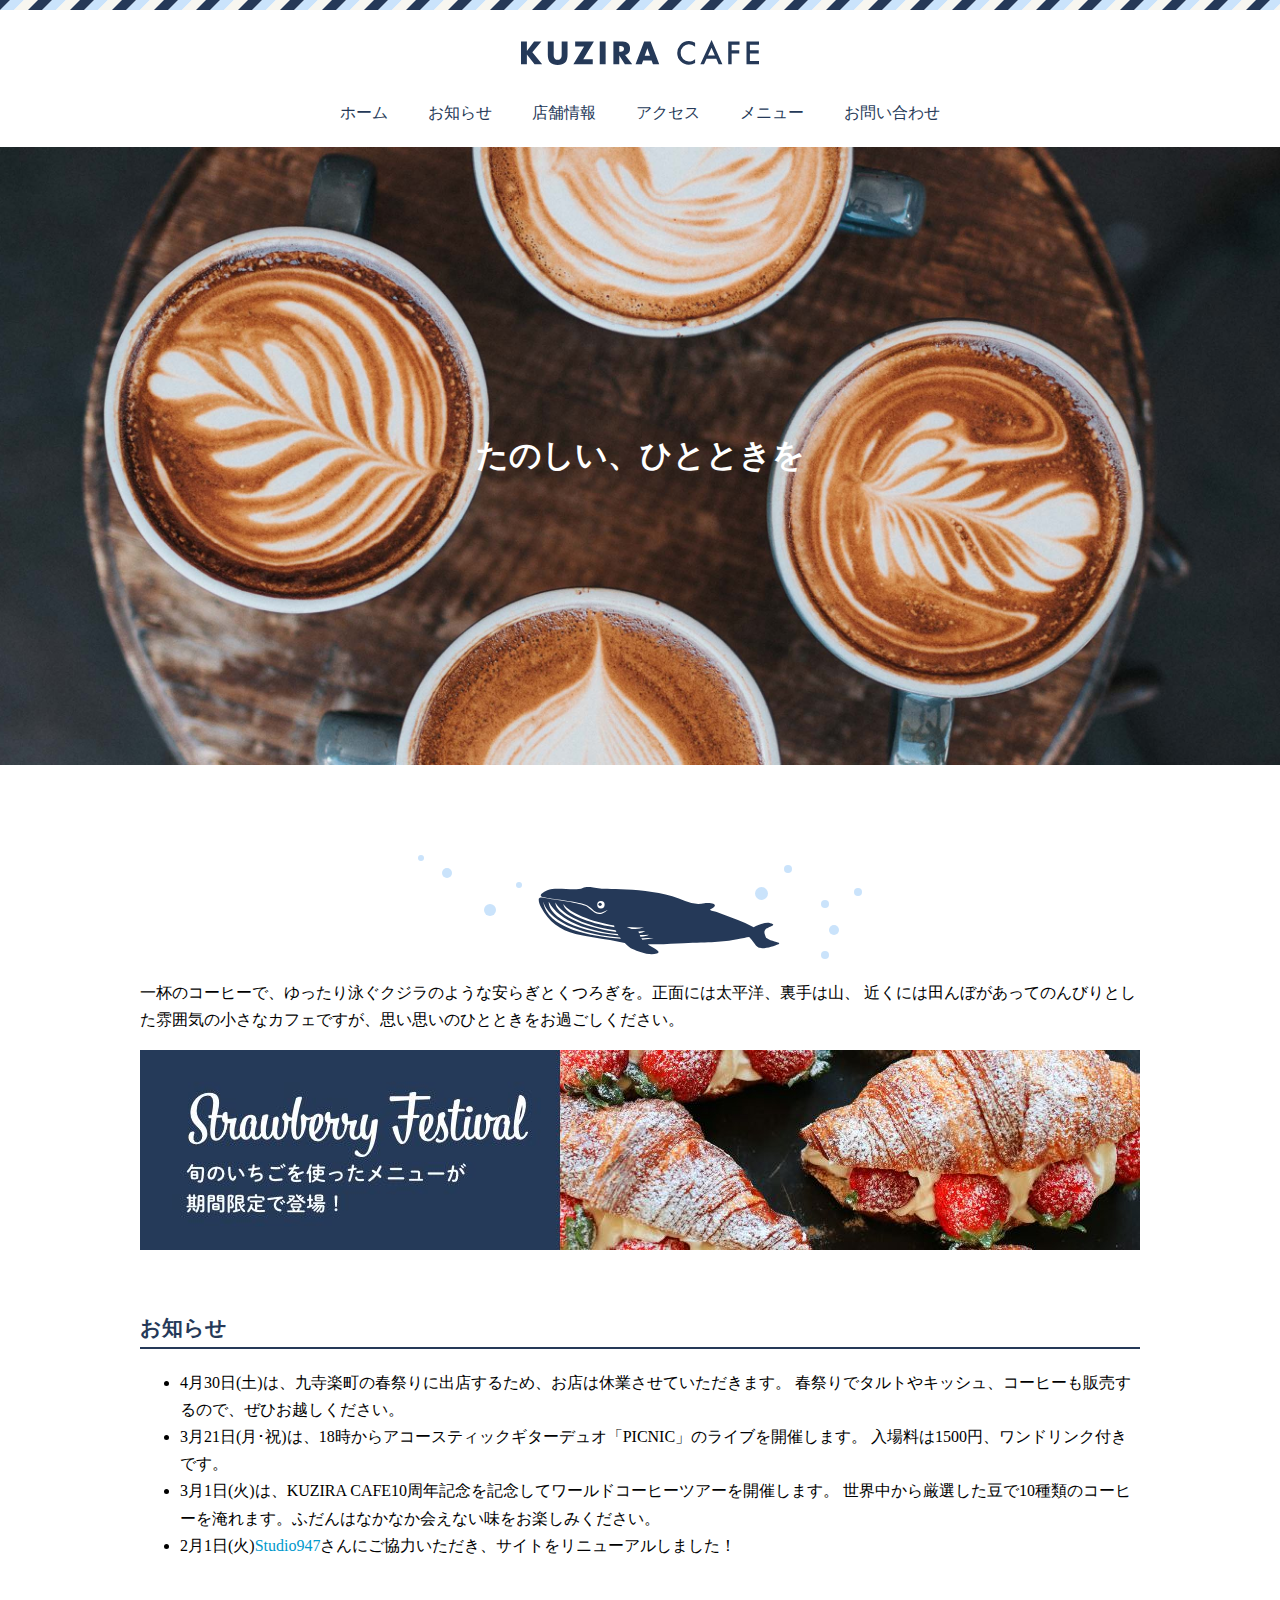
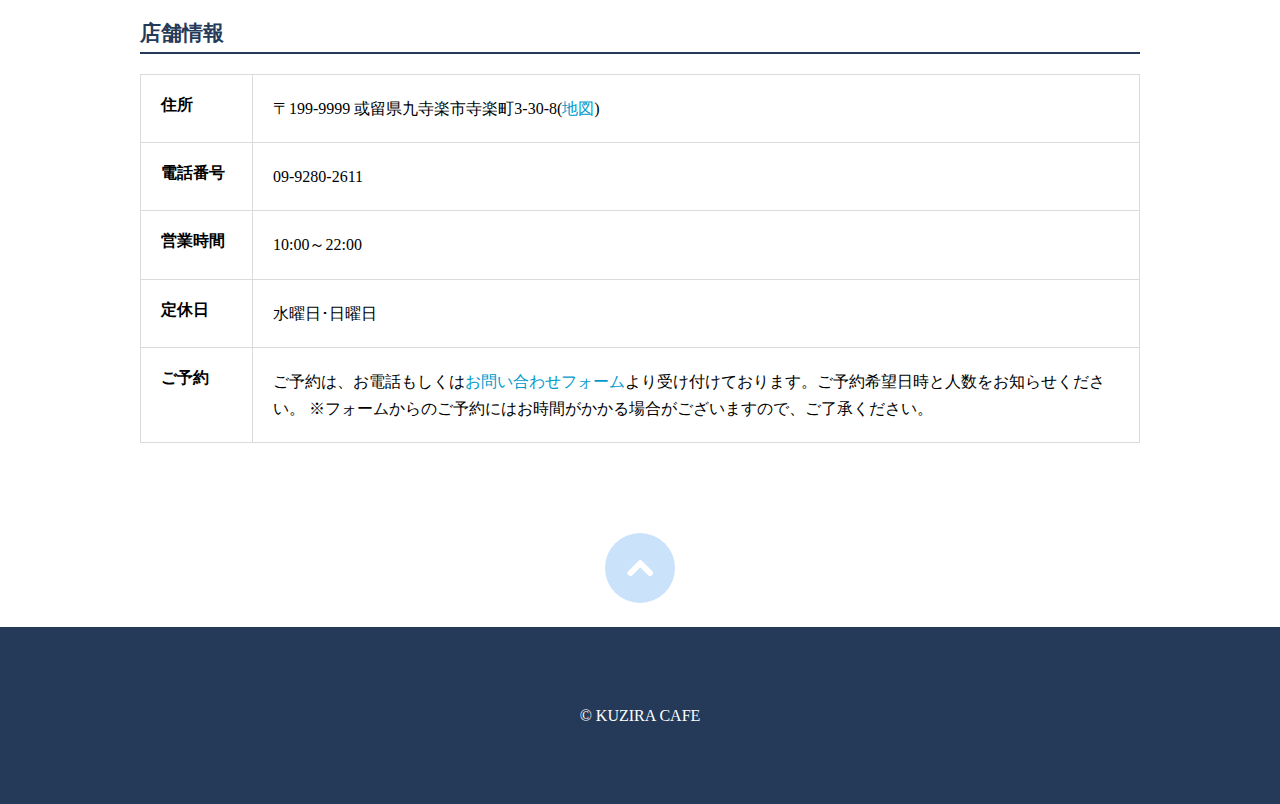
<file: web_pg/cafe/index.html>
<!DOCTYPE html>
<html>
  <head>
    <meta charset="UTF-8" />
    <meta name="viewport" content="width=device-width, initial-scale=1" />
    <title>KUZIRA CAFE</title>
    <link rel="stylesheet" href="css/style.css" />
  </head>
  <body id="top">
    <!-- ヘッダー -->
    <header class="header">
      <div class="logo">
        <a href="index.html"><img src="images/logo.svg" alt="KUZIRA CAFE" /></a>
      </div>
      <nav class="nav">
        <ul>
          <li><a href="index.html">ホーム</a></li>
          <li><a href="index.html#news">お知らせ</a></li>
          <li><a href="index.html#shop">店舗情報</a></li>
          <li><a href="access.html">アクセス</a></li>
          <li><a href="menu.html">メニュー</a></li>
          <li><a href="contact.html">お問い合わせ</a></li>
        </ul>
      </nav>
    </header>
    <!-- ヘッダーここまで -->
    <h1 class="hero index">たのしい、ひとときを</h1>

    <!-- メイン -->
    <main>
      <div class="logo-whale"><img src="images/logo-whale.svg" alt="" /></div>
      <p>
        一杯のコーヒーで、ゆったり泳ぐクジラのような安らぎとくつろぎを。正面には太平洋、裏手は山、
        近くには田んぼがあってのんびりとした雰囲気の小さなカフェですが、思い思いのひとときをお過ごしください。
      </p>
      <img
        src="images/banner.jpg"
        alt="旬のイチゴを使ったメニューが期間限定で登場！"
      />
      <div id="news">
        <h2>お知らせ</h2>
        <ul>
          <li>
            4月30日(土)は、九寺楽町の春祭りに出店するため、お店は休業させていただきます。
            春祭りでタルトやキッシュ、コーヒーも販売するので、ぜひお越しください。
          </li>
          <li>
            3月21日(月･祝)は、18時からアコースティックギターデュオ「PICNIC」のライブを開催します。
            入場料は1500円、ワンドリンク付きです。
          </li>
          <li>
            3月1日(火)は、KUZIRA
            CAFE10周年記念を記念してワールドコーヒーツアーを開催します。
            世界中から厳選した豆で10種類のコーヒーを淹れます。ふだんはなかなか会えない味をお楽しみください。
          </li>
          <li>
            2月1日(火)<a href="https://studio947.net" target="_blank"
              >Studio947</a
            >さんにご協力いただき、サイトをリニューアルしました！
          </li>
        </ul>
      </div>

      <div id="shop">
        <h2>店舗情報</h2>
        <table class="shop-info">
          <tr>
            <th>住所</th>
            <td>
              〒199-9999 或留県九寺楽市寺楽町3-30-8(<a href="access.html"
                >地図</a
              >)
            </td>
          </tr>
          <tr>
            <th>電話番号</th>
            <td>09-9280-2611</td>
          </tr>
          <tr>
            <th>営業時間</th>
            <td>10:00～22:00</td>
          </tr>
          <tr>
            <th>定休日</th>
            <td>水曜日･日曜日</td>
          </tr>
          <tr>
            <th>ご予約</th>
            <td>
              ご予約は、お電話もしくは<a href="contact.html"
                >お問い合わせフォーム</a
              >より受け付けております。ご予約希望日時と人数をお知らせください。
              ※フォームからのご予約にはお時間がかかる場合がございますので、ご了承ください。
            </td>
          </tr>
        </table>
      </div>
    </main>
    <!-- メインここまで -->
    <!--フッター -->
    <footer>
      <div class="gotop">
        <a href="#top"
          ><img src="images/gotop.svg" alt="トップページへ戻る"
        /></a>
      </div>
      <p class="copyright">&copy; KUZIRA CAFE</p>
    </footer>
    <!--フッターここまで -->
  </body>
</html>
</file>
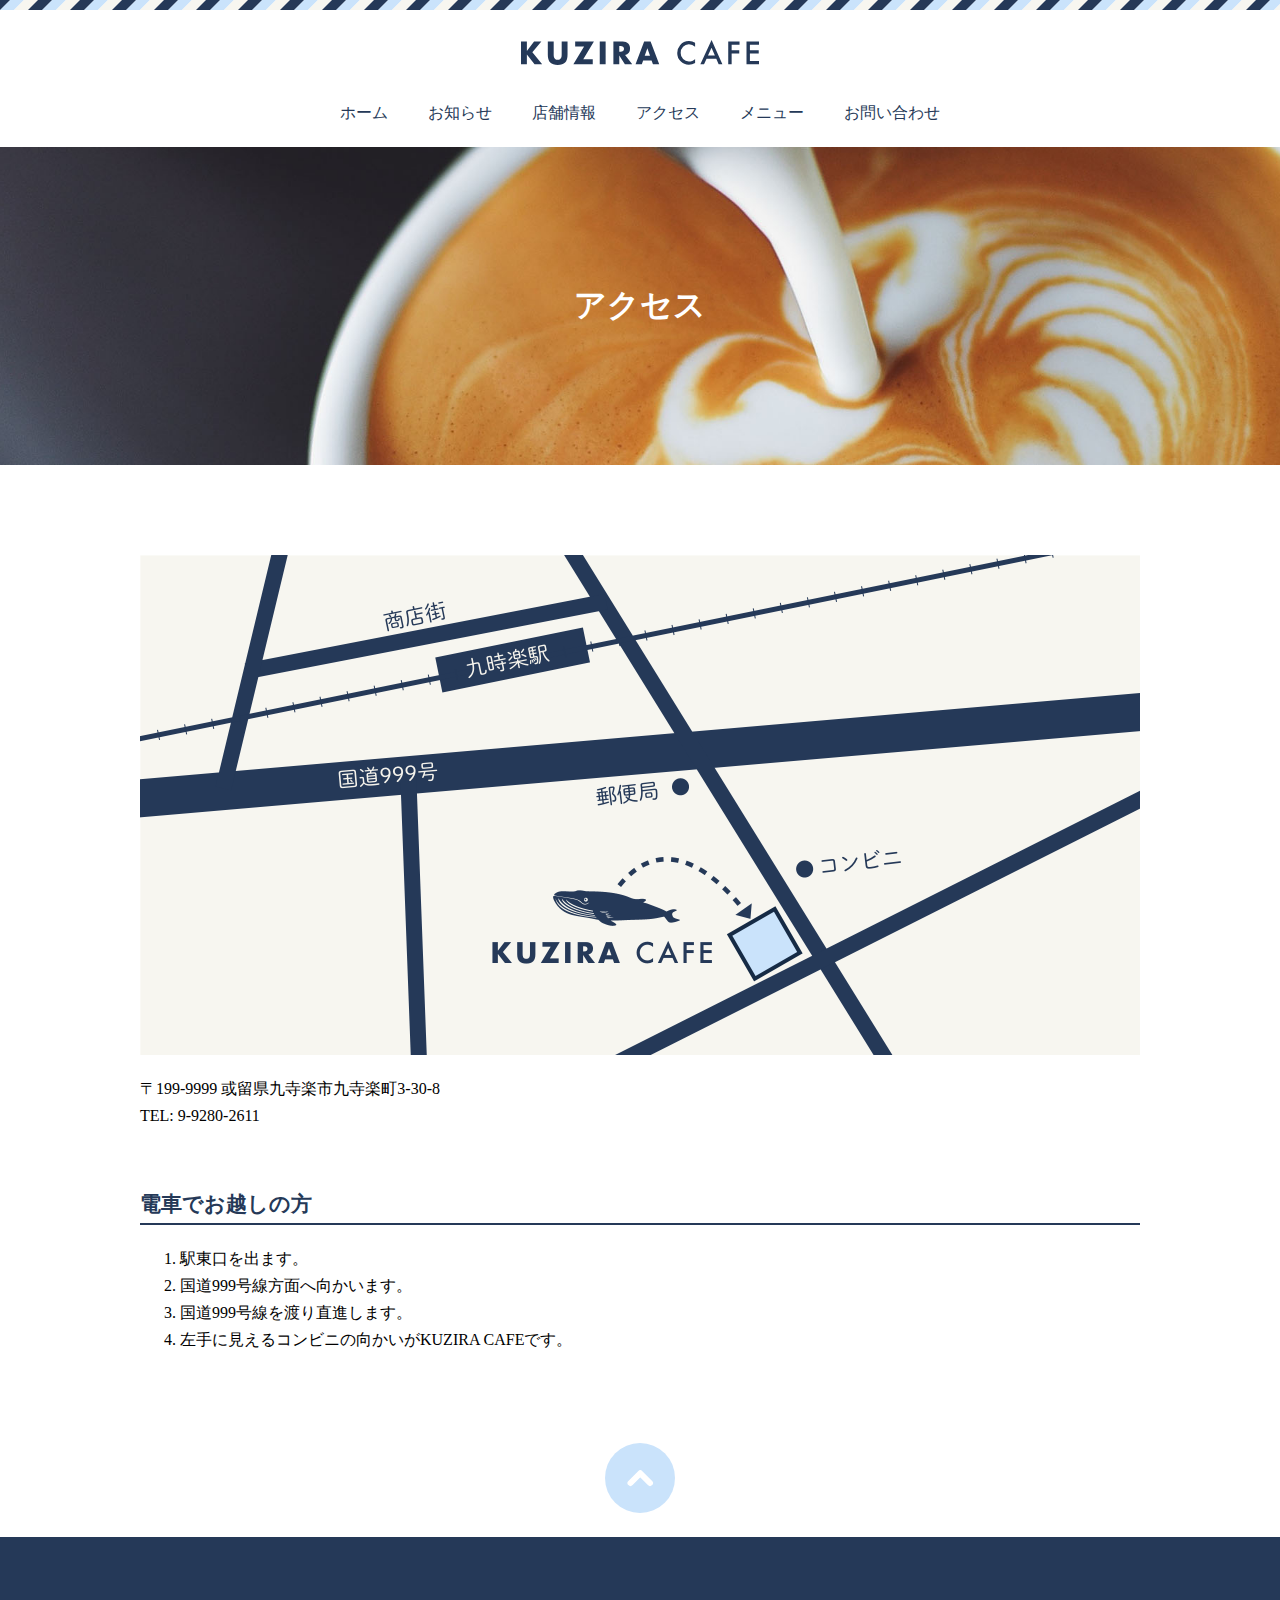
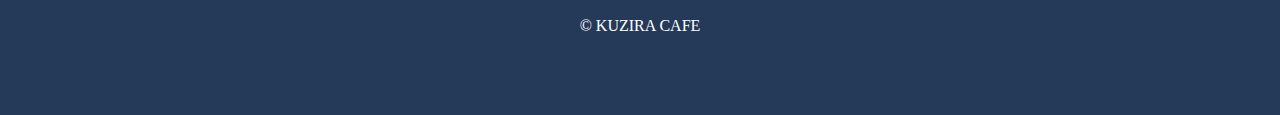
<file: web_pg/cafe/access.html>
<!DOCTYPE html>
<html>
  <head>
    <meta charset="UTF-8" />
    <meta name="viewport" content="width=device-width, initial-scale=1" />
    <title>アクセス | KUZIRA CAFE</title>
    <link rel="stylesheet" href="css/style.css" />
  </head>
  <body id="top">
    <!-- ヘッダー -->
    <header class="header">
      <div class="logo">
        <a href="index.html"><img src="images/logo.svg" alt="KUZIRA CAFE" /></a>
      </div>
      <nav class="nav">
        <ul>
          <li><a href="index.html">ホーム</a></li>
          <li><a href="index.html #news">お知らせ</a></li>
          <li><a href="index.html #shop">店舗情報</a></li>
          <li><a href="access.html">アクセス</a></li>
          <li><a href="menu.html">メニュー</a></li>
          <li><a href="contact.html">お問い合わせ</a></li>
        </ul>
      </nav>
    </header>
    <!-- ヘッダーここまで -->
    <h1 class="hero access">アクセス</h1>

    <!-- メイン -->
    <main>
      <img src="images/map.png" alt="地図" />
      <p>
        〒199-9999 或留県九寺楽市九寺楽町3-30-8<br />
        TEL: 9-9280-2611
      </p>
      <h2>電車でお越しの方</h2>
      <ol>
        <li>駅東口を出ます。</li>
        <li>国道999号線方面へ向かいます。</li>
        <li>国道999号線を渡り直進します。</li>
        <li>左手に見えるコンビニの向かいがKUZIRA CAFEです。</li>
      </ol>
    </main>
    <!-- メインここまで -->
    <!--フッター -->
    <footer>
      <div class="gotop">
        <a href="#top"
          ><img src="images/gotop.svg" alt="トップページへ戻る"
        /></a>
      </div>
      <p class="copyright">&copy; KUZIRA CAFE</p>
    </footer>
    <!--フッターここまで -->
  </body>
</html>
</file>
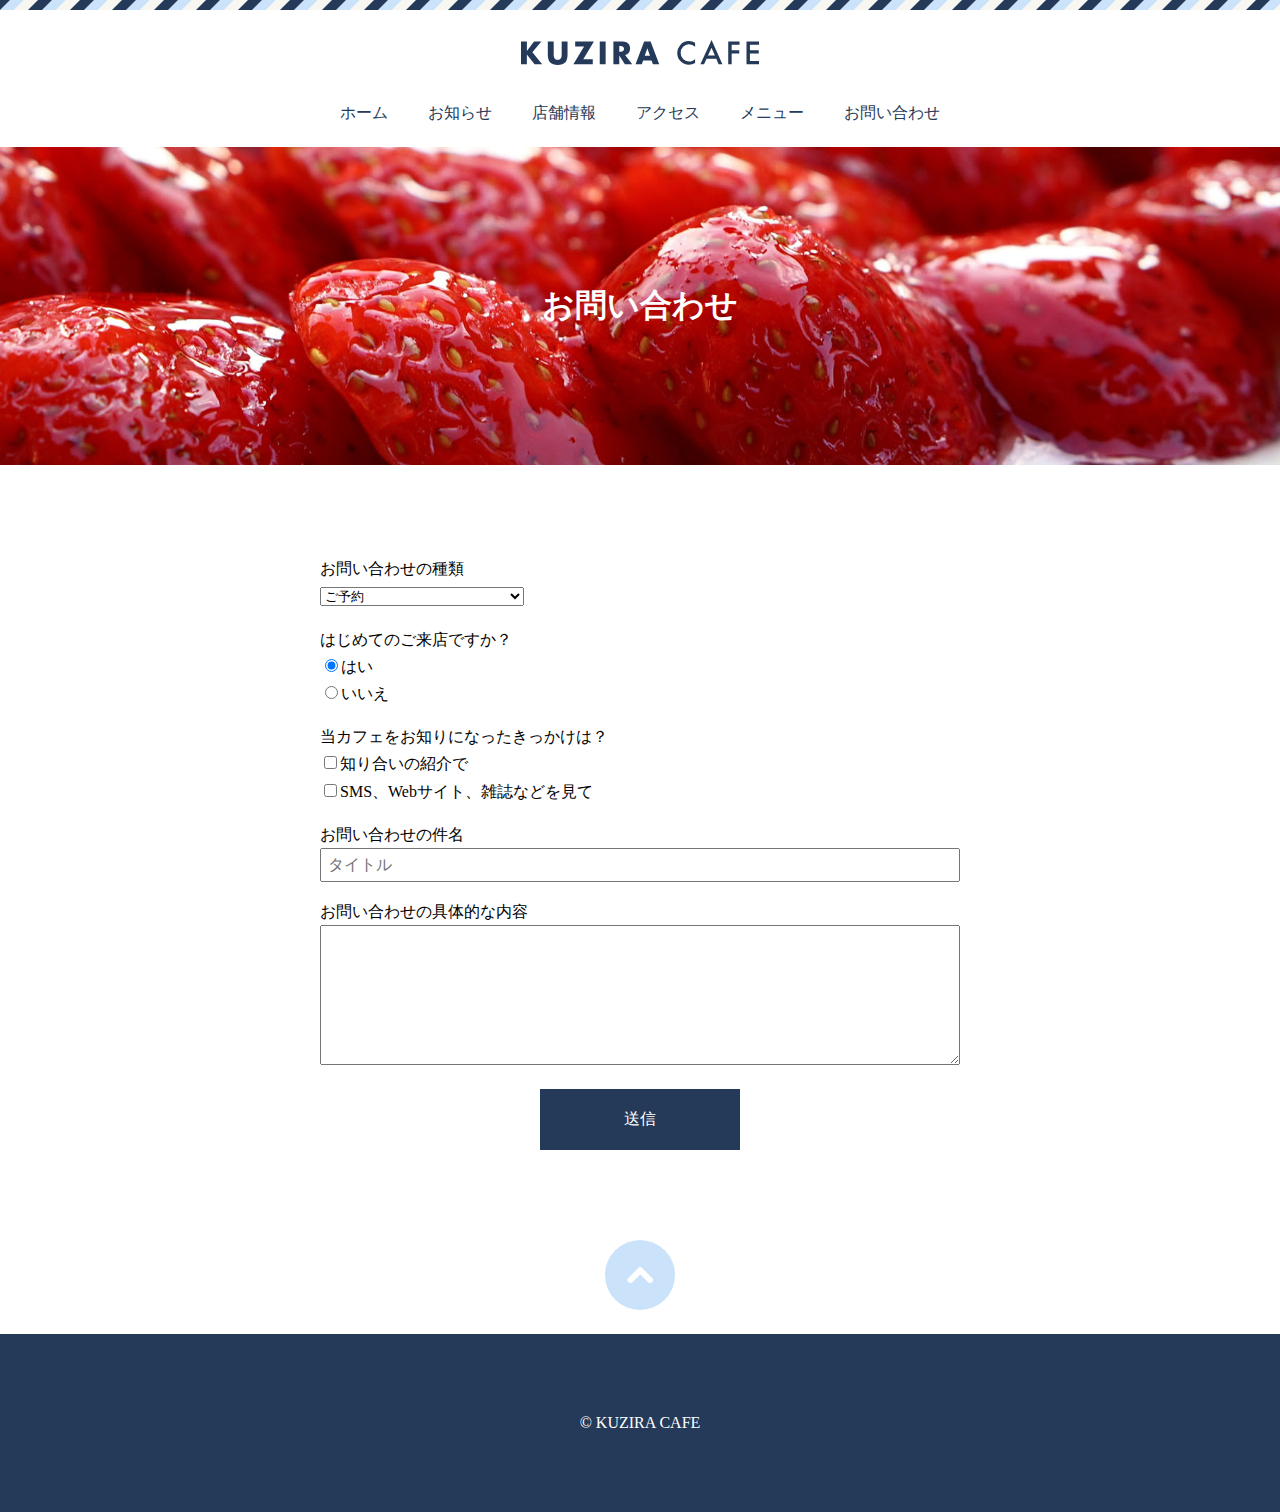
<file: web_pg/cafe/contact.html>
<!DOCTYPE html>
<html>
  <head>
    <meta charset="UTF-8" />
    <meta name="viewport" content="width=device-width, initial-scale=1" />
    <title>お問い合わせ | KUZIRA CAFE</title>
    <link rel="stylesheet" href="css/style.css" />
  </head>
  <body id="top">
    <!-- ヘッダー -->
    <header class="header">
      <div class="logo">
        <a href="index.html"><img src="images/logo.svg" alt="KUZIRA CAFE" /></a>
      </div>
      <nav class="nav">
        <ul>
          <li><a href="index.html">ホーム</a></li>
          <li><a href="index.html #news">お知らせ</a></li>
          <li><a href="index.html #shop">店舗情報</a></li>
          <li><a href="access.html">アクセス</a></li>
          <li><a href="menu.html">メニュー</a></li>
          <li><a href="contact.html">お問い合わせ</a></li>
        </ul>
      </nav>
    </header>
    <!-- ヘッダーここまで -->
    <h1 class="hero contact">お問い合わせ</h1>

    <!-- メイン -->
    <main>
      <form action="result.html">
        <p>
          <label for="kind">お問い合わせの種類</label><br />
          <select name="kind" id="kind">
            <option value="1">ご予約</option>
            <option value="2">イベントに関するお問い合わせ</option>
            <option value="3">その他</option>
          </select>
        </p>
        <p>
          はじめてのご来店ですか？<br />
          <label
            ><input type="radio" name="first" value="yes" checked />はい</label
          ><br />
          <label><input type="radio" name="first" value="no" />いいえ</label>
        </p>
        <p>
          当カフェをお知りになったきっかけは？<br />
          <label
            ><input
              type="checkbox"
              name="how"
              value="friend"
            />知り合いの紹介で</label
          ><br />
          <label
            ><input
              type="checkbox"
              name="how"
              value="magazine"
            />SMS、Webサイト、雑誌などを見て</label
          >
        </p>
        <p>
          <label for="subject">お問い合わせの件名</label><br />
          <input
            type="text"
            name="subject"
            placeholder="タイトル"
            id="subject"
          />
        </p>
        <p>
          <label for="message">お問い合わせの具体的な内容</label><br />
          <textarea name="message" id="message"></textarea>
        </p>
        <p class="submit">
          <input type="submit" value="送信" />
        </p>
      </form>
    </main>
    <!-- メインここまで -->
    <!--フッター -->
    <footer>
      <div class="gotop">
        <a href="#top"
          ><img src="images/gotop.svg" alt="トップページへ戻る"
        /></a>
      </div>
      <p class="copyright">&copy; KUZIRA CAFE</p>
    </footer>
    <!--フッターここまで -->
  </body>
</html>
</file>
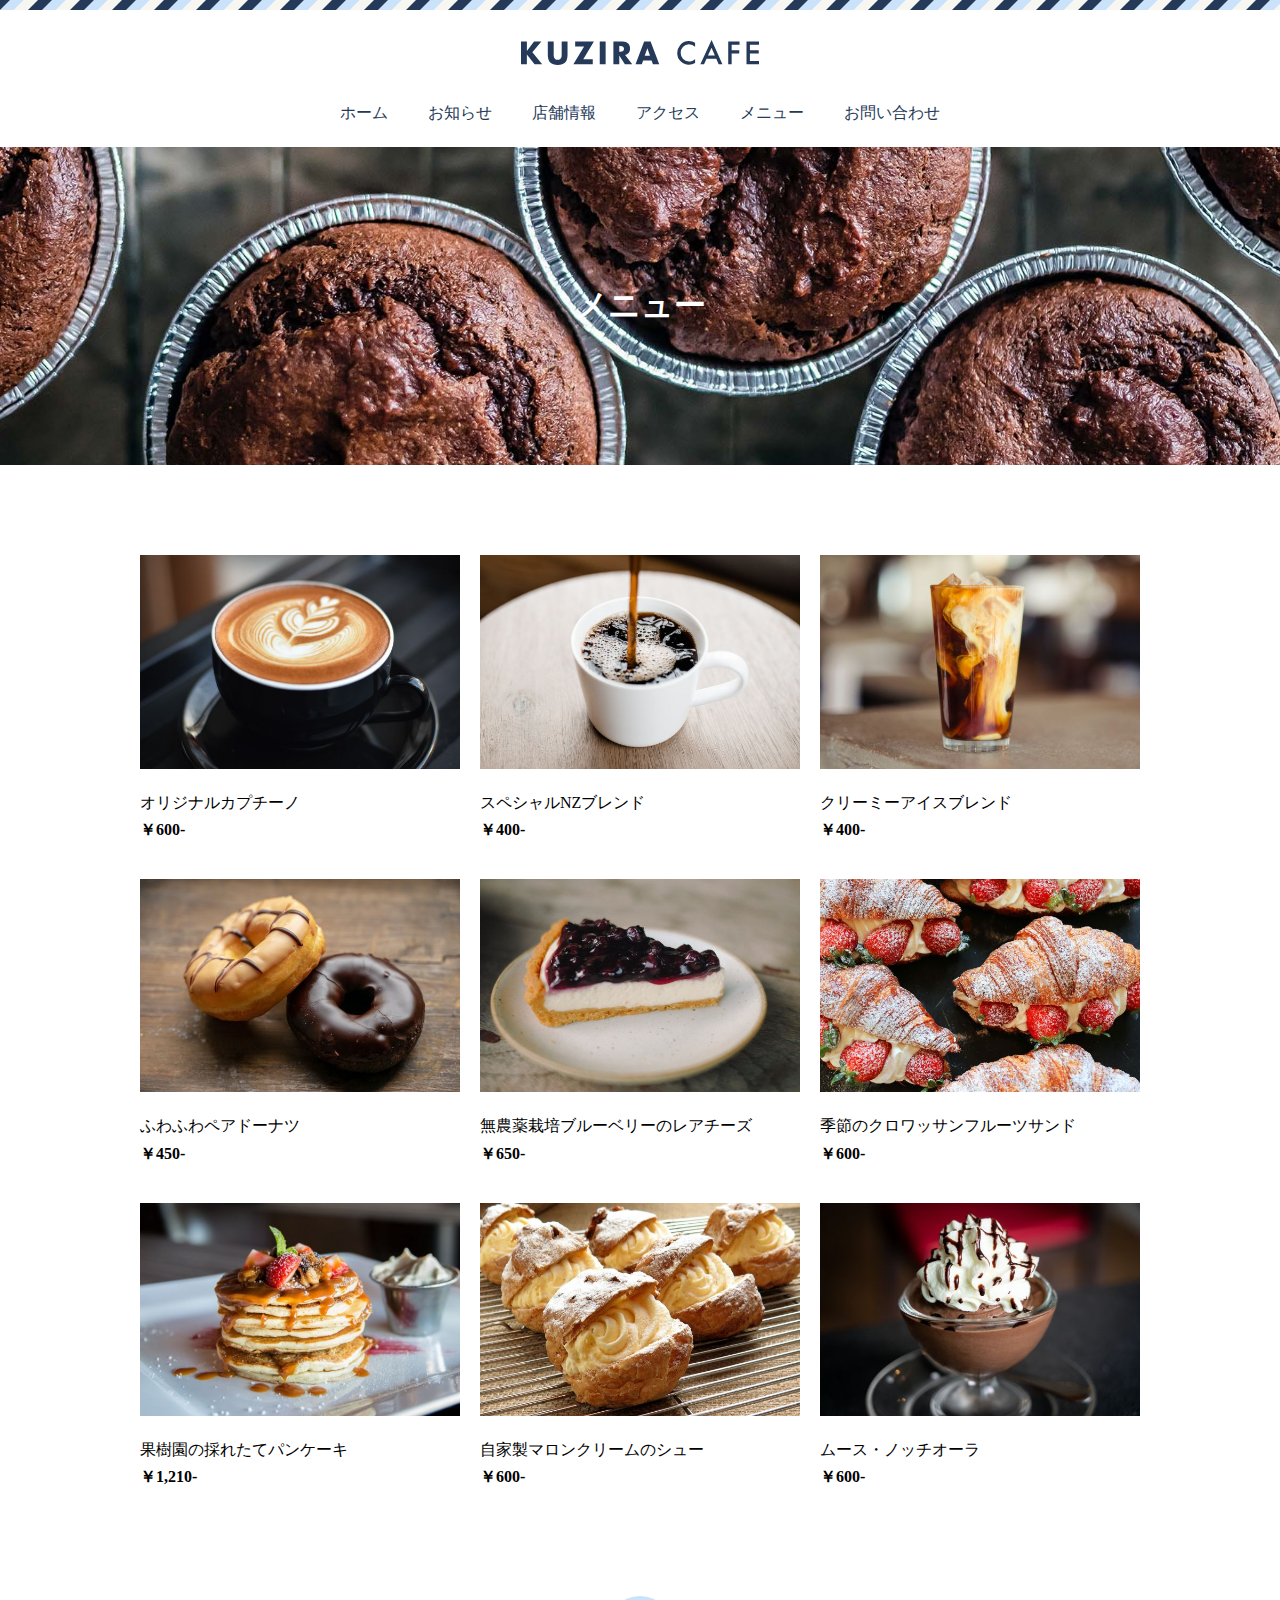
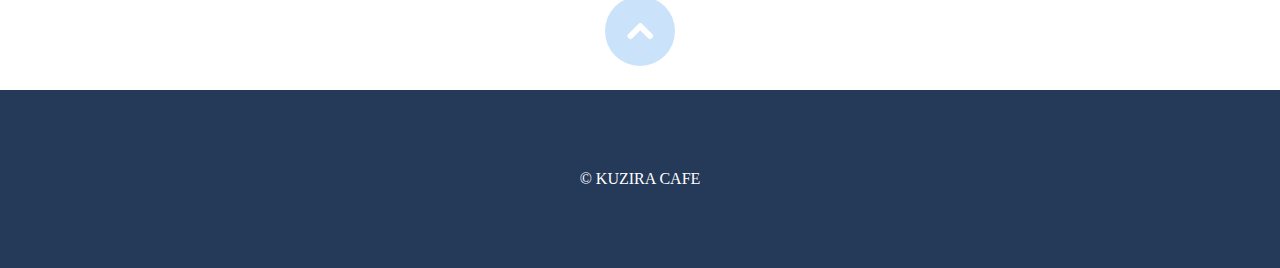
<file: web_pg/cafe/menu.html>
<!DOCTYPE html>
<html>
  <head>
    <meta charset="UTF-8" />
    <meta name="viewport" content="width=device-width, initial-scale=1" />
    <title>メニュー | KUZIRA CAFE</title>
    <link rel="stylesheet" href="css/style.css" />
  </head>
  <body id="top">
    <!-- ヘッダー -->
    <header class="header">
      <div class="logo">
        <a href="index.html"><img src="images/logo.svg" alt="KUZIRA CAFE" /></a>
      </div>
      <nav class="nav">
        <ul>
          <li><a href="index.html">ホーム</a></li>
          <li><a href="index.html #news">お知らせ</a></li>
          <li><a href="index.html #shop">店舗情報</a></li>
          <li><a href="access.html">アクセス</a></li>
          <li><a href="menu.html">メニュー</a></li>
          <li><a href="contact.html">お問い合わせ</a></li>
        </ul>
      </nav>
    </header>
    <!-- ヘッダーここまで -->
    <h1 class="hero menu">メニュー</h1>

    <!-- メイン -->
    <main>
      <div class="items">
        <div class="item">
          <img src="images/item1.jpg" alt="オリジナルカプチーノ" />
          <p>
            オリジナルカプチーノ<br />
            <strong>￥600-</strong>
          </p>
        </div>
        <div class="item">
          <img src="images/item2.jpg" alt="スペシャルNZブレンド" />
          <p>
            スペシャルNZブレンド<br />
            <strong>￥400-</strong>
          </p>
        </div>
        <div class="item">
          <img src="images/item3.jpg" alt="クリーミーアイスブレンド" />
          <p>
            クリーミーアイスブレンド<br />
            <strong>￥400-</strong>
          </p>
        </div>
        <div class="item">
          <img src="images/item4.jpg" alt="ふわふわペアドーナツ" />
          <p>
            ふわふわペアドーナツ<br />
            <strong>￥450-</strong>
          </p>
        </div>
        <div class="item">
          <img
            src="images/item5.jpg"
            alt="無農薬栽培ブルーベリーのレアチーズ"
          />
          <p>
            無農薬栽培ブルーベリーのレアチーズ<br />
            <strong>￥650-</strong>
          </p>
        </div>
        <div class="item">
          <img src="images/item6.jpg" alt="季節のクロワッサンフルーツサンド" />
          <p>
            季節のクロワッサンフルーツサンド<br />
            <strong>￥600-</strong>
          </p>
        </div>
        <div class="item">
          <img src="images/item7.jpg" alt="果樹園の採れたてパンケーキ" />
          <p>
            果樹園の採れたてパンケーキ<br />
            <strong>￥1,210-</strong>
          </p>
        </div>
        <div class="item">
          <img src="images/item8.jpg" alt="自家製マロンクリームのシュー" />
          <p>
            自家製マロンクリームのシュー<br />
            <strong>￥600-</strong>
          </p>
        </div>
        <div class="item">
          <img src="images/item9.jpg" alt="ムース・ノッチオーラ" />
          <p>
            ムース・ノッチオーラ<br />
            <strong>￥600-</strong>
          </p>
        </div>
      </div>
    </main>
    <!-- メインここまで -->
    <!--フッター -->
    <footer>
      <div class="gotop">
        <a href="#top"
          ><img src="images/gotop.svg" alt="トップページへ戻る"
        /></a>
      </div>
      <p class="copyright">&copy; KUZIRA CAFE</p>
    </footer>
    <!--フッターここまで -->
  </body>
</html>
</file>
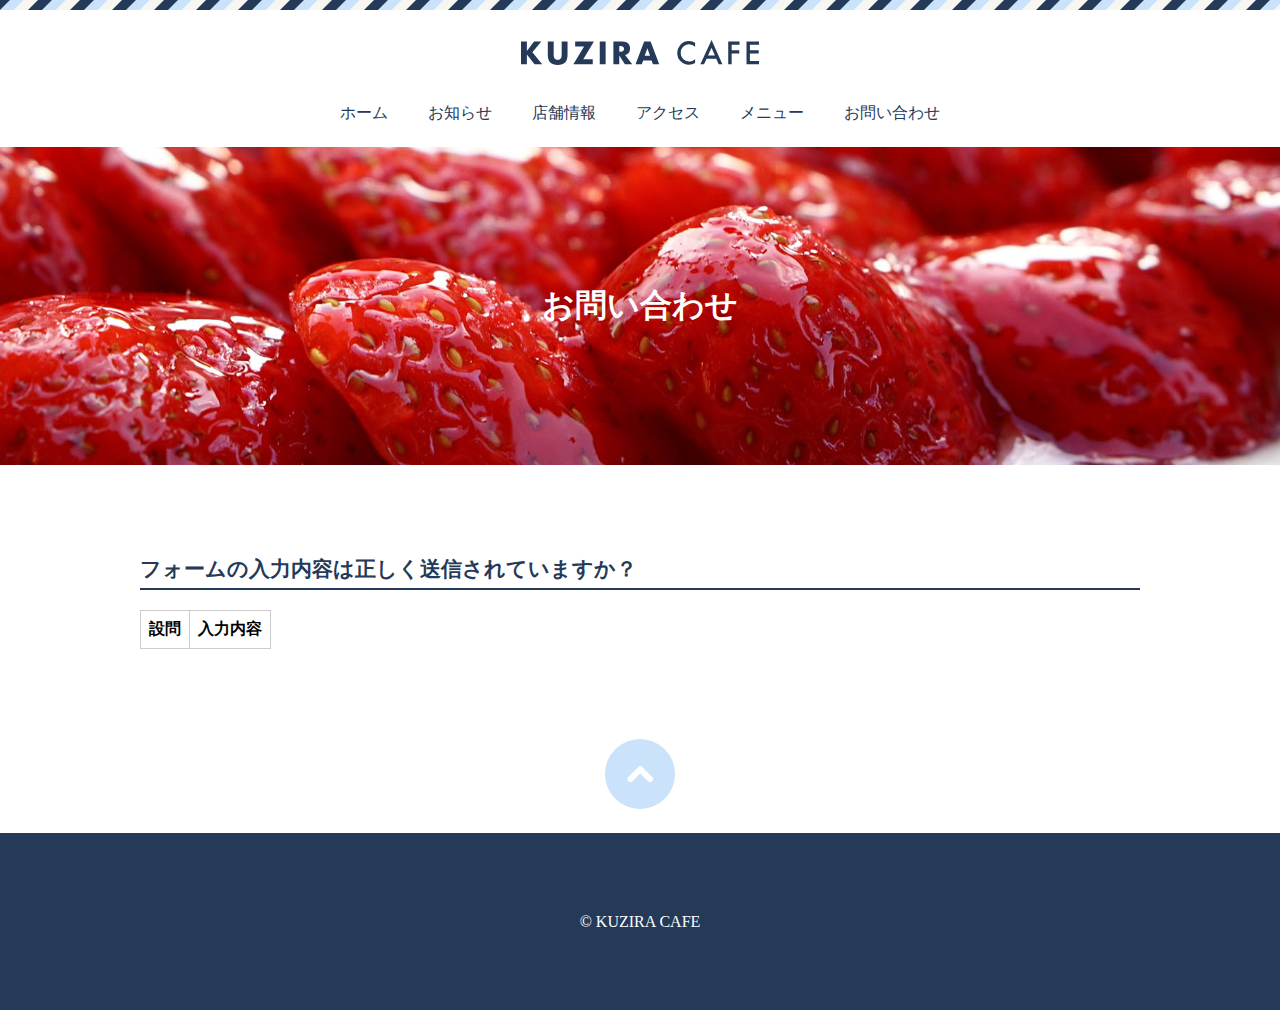
<file: web_pg/cafe/result.html>
<!DOCTYPE html>
<html>
  <head>
    <meta charset="UTF-8" />
    <meta http-equiv="X-UA-Compatible" content="IE=edge" />
    <meta name="viewport" content="width=device-width, initial-scale=1" />
    <title>フォーム入力内容の確認 | KUZIRA CAFE</title>
    <link rel="stylesheet" href="css/style.css" />
    <style>
      .result {
        border-collapse: collapse;
      }
      .result th,
      .result td {
        border: 1px solid #ccc;
        padding: 8px;
      }
    </style>
  </head>
  <body id="top">
    <!-- ヘッダー -->
    <header class="header">
      <div class="logo">
        <div class="logomark">
          <a href="index.html"
            ><img src="images/logo.svg" alt="KUZIRA CAFE"
          /></a>
        </div>
      </div>
      <nav class="nav">
        <ul>
          <li><a href="index.html">ホーム</a></li>
          <li><a href="index.html#news">お知らせ</a></li>
          <li><a href="index.html#shop">店舗情報</a></li>
          <li><a href="access.html">アクセス</a></li>
          <li><a href="menu.html">メニュー</a></li>
          <li><a href="contact.html">お問い合わせ</a></li>
        </ul>
      </nav>
    </header>
    <!-- ヘッダーここまで -->
    <!-- 見出し&ヒーロー -->
    <h1 class="hero contact">お問い合わせ</h1>
    <!-- 見出し&ヒーローここまで -->
    <!-- メイン -->
    <main>
      <h2>フォームの入力内容は正しく送信されていますか？</h2>
      <table id="result" class="result">
        <tr>
          <th>設問</th>
          <th>入力内容</th>
        </tr>
      </table>
    </main>
    <!-- メインここまで -->
    <!-- フッター -->
    <footer>
      <div class="gotop">
        <a href="#top"
          ><img src="images/gotop.svg" alt="ページトップへ戻る"
        /></a>
      </div>
      <p class="copyright">&copy; KUZIRA CAFE</p>
    </footer>
    <!-- フッターここまで -->
    <script>
      "use strict";

      const render = function (q) {
        const parent = document.getElementById("result");
        for (const item of q) {
          parent.insertAdjacentHTML(
            "beforeend",
            `<tr><td>${item[0]}</td><td>${item[1]}</td></tr>`
          );
        }
      };

      window.addEventListener("DOMContentLoaded", (e) => {
        try {
          const urlParam = decodeURIComponent(
            location.search.replace(/\+/g, " ")
          ).slice(1);
          const qList = urlParam.split("&");
          const queries = [];
          for (const item of qList) {
            const split = item.split("=");
            queries.push([
              split[0],
              split[1].split("<").join("&lt;").split(">").join("&gt;"),
            ]);
          }
          render(queries);
        } catch (err) {
          console.log(err);
        }
      });
    </script>
  </body>
</html>
</file>
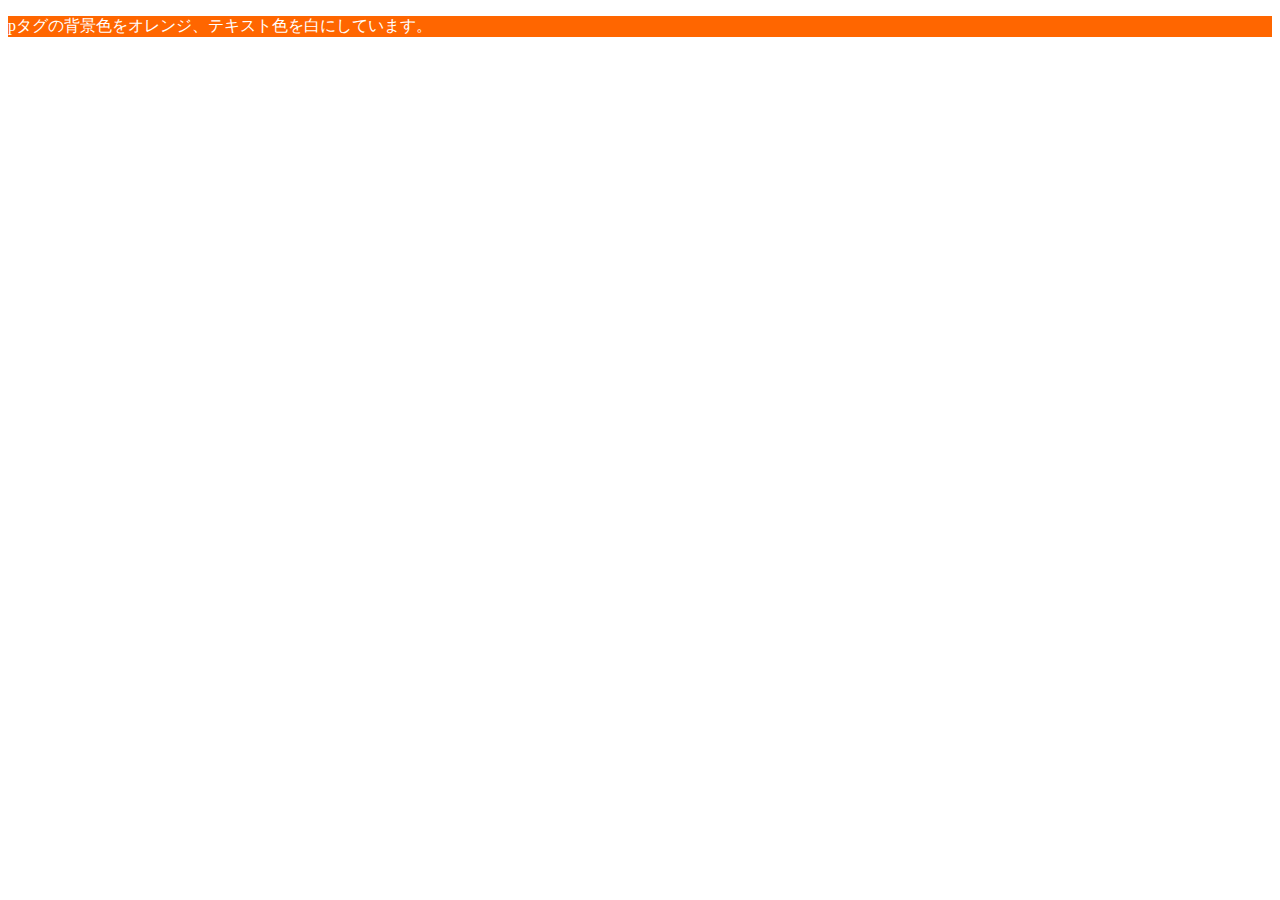
<file: web_pg/extra/csssample.html>
<!DOCTYPE html>
<html>
  <head>
    <meta charset="UTF-8" />
    <title>簡単なCSSの例</title>
    <style>
      p {
        background-color: #ff6600;
        color: #ffffff;
      }
    </style>
  </head>
  <body>
    <p>pタグの背景色をオレンジ、テキスト色を白にしています。</p>
  </body>
</html>
</file>
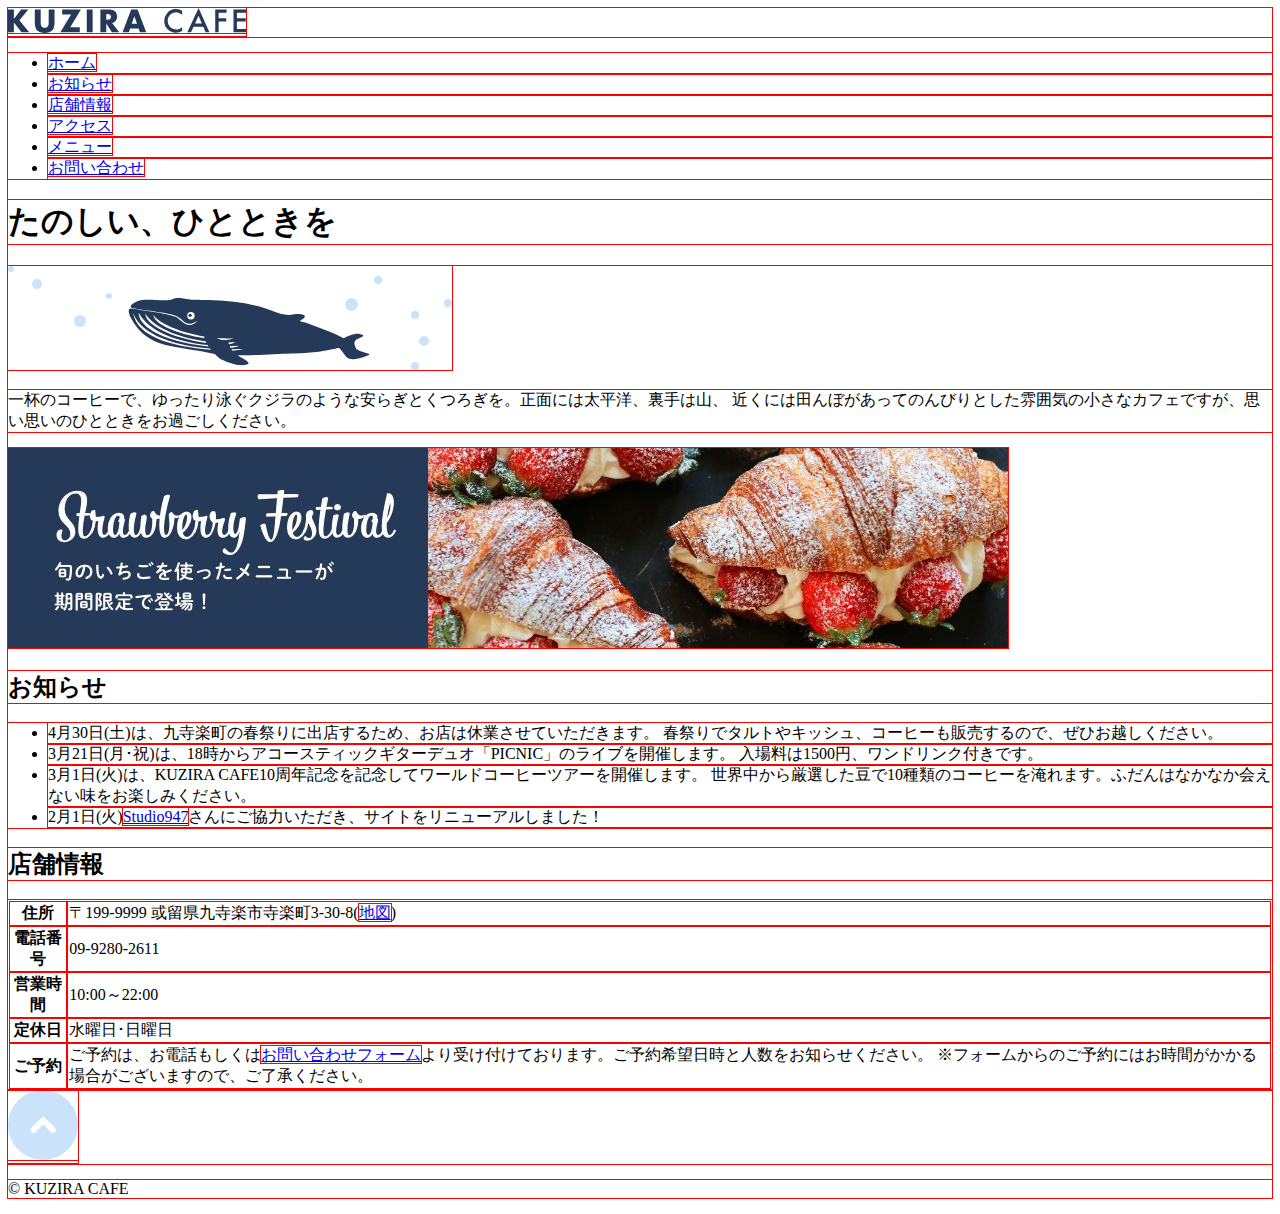
<file: web_pg/extra/indexoutline.html>
<!DOCTYPE html>
<html>
<head>
	<meta charset = "UTF-8">
	<title>KUZIRA CAFE</title>
	<style>
	* {
		outline: 1px solid #FF0000;
	}
	</style>
</head>
<body id="top">
	<!-- ヘッダー -->
	<header>
		<div>
			<a href="index.html"><img src="../cafe/images/logo.svg" alt="KUZIRA CAFE"></a>
		</div>
		<nav>
			<ul>
				<li><a href="index.html">ホーム</a></li>
				<li><a href="index.html #news">お知らせ</a></li>
				<li><a href="index.html #shop">店舗情報</a></li>
				<li><a href="access.html">アクセス</a></li>
				<li><a href="menu.html">メニュー</a></li>
				<li><a href="contact.html">お問い合わせ</a></li>
			</ul>
		</nav>
	</header>
	<!-- ヘッダーここまで -->
	<h1>たのしい、ひとときを</h1>

	<!-- メイン -->
	<main>
		<img src="../cafe/images/logo-whale.svg" alt="">
			<p>一杯のコーヒーで、ゆったり泳ぐクジラのような安らぎとくつろぎを。正面には太平洋、裏手は山、
近くには田んぼがあってのんびりとした雰囲気の小さなカフェですが、思い思いのひとときをお過ごしください。</p>
		<img src="../cafe/images/banner.jpg" alt="旬のイチゴを使ったメニューが期間限定で登場！">
		<div id="news">
		<h2>お知らせ</h2>
			<ul>
				<li>4月30日(土)は、九寺楽町の春祭りに出店するため、お店は休業させていただきます。
		春祭りでタルトやキッシュ、コーヒーも販売するので、ぜひお越しください。</li>
				<li>3月21日(月･祝)は、18時からアコースティックギターデュオ「PICNIC」のライブを開催します。
		入場料は1500円、ワンドリンク付きです。</li>
				<li>3月1日(火)は、KUZIRA CAFE10周年記念を記念してワールドコーヒーツアーを開催します。
		世界中から厳選した豆で10種類のコーヒーを淹れます。ふだんはなかなか会えない味をお楽しみください。</li>
				<li>2月1日(火)<a href="https://studio947.net" target="_blank">Studio947</a>さんにご協力いただき、サイトをリニューアルしました！</li>
			<ul/>
		</div>

		<div id="shop">
			<h2>店舗情報</h2>
			<table>
				<tr>
					<th>住所</th>
					<td>〒199-9999 或留県九寺楽市寺楽町3-30-8(<a href="access.html">地図</a>)</td>
				</tr>
				<tr>
					<th>電話番号</th>
					<td>09-9280-2611</td>
				</tr>
				<tr>
					<th>営業時間</th>
					<td>10:00～22:00</td>
				</tr>
				<tr>
					<th>定休日</th>
					<td>水曜日･日曜日</td>
				</tr>
				<tr>
					<th>ご予約</th>
					<td>ご予約は、お電話もしくは<a href="contact.html">お問い合わせフォーム</a>より受け付けております。ご予約希望日時と人数をお知らせください。 ※フォームからのご予約にはお時間がかかる場合がございますので、ご了承ください。</td>
				</tr>
			</table>
		</div>
	</main>
	<!-- メインここまで -->
	<!--フッター -->
	<footer>
		<div>
			<a href="#top"><img src="../cafe/images/gotop.svg" alt="トップページへ戻る"></a>
		</div>
		<p>&copy; KUZIRA CAFE</p>
	</footer>
	<!--フッターここまで -->
</body>
</html>
</file>
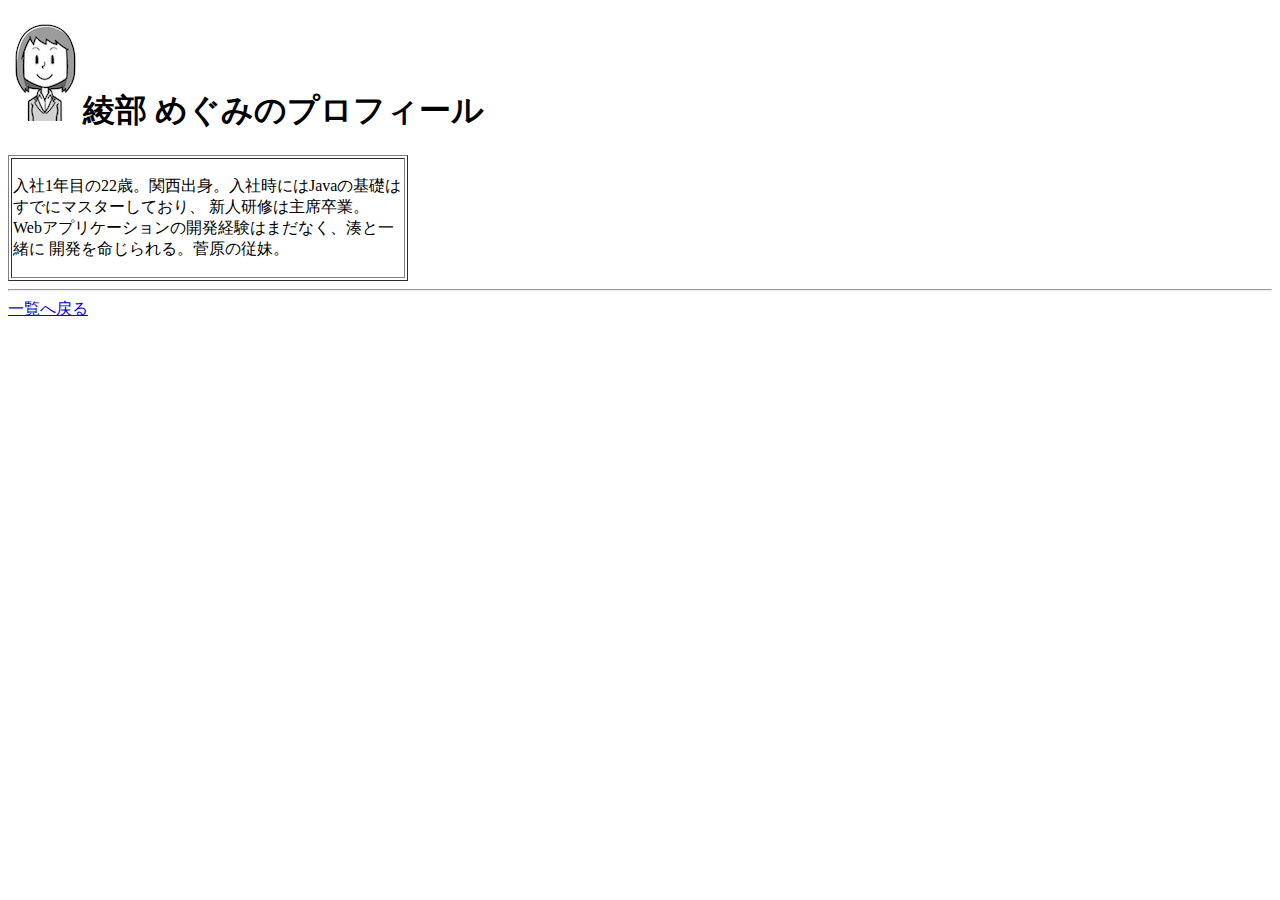
<file: web_pg/menberList/ayabe.html>
<!DOCTYPE html>
<html>
<head>
	<meta charset = "UTF-8">
	<title>スッキリメンバーの紹介</title>
</head>
<body>
	<h1><img src="ayabe.jpg" width="75" height alt="綾部めぐみの写真">綾部 めぐみのプロフィール</h1>
	<table border="1" style="width:400px">
		<tr>
			<td>
			<p>入社1年目の22歳。関西出身。入社時にはJavaの基礎はすでにマスターしており、
				新人研修は主席卒業。<br>Webアプリケーションの開発経験はまだなく、湊と一緒に
				開発を命じられる。菅原の従妹。</p>
			</td>
		</tr>
	</table>
	<hr>
<a href="memberList.html">一覧へ戻る</a>
</body>
</html>
</file>
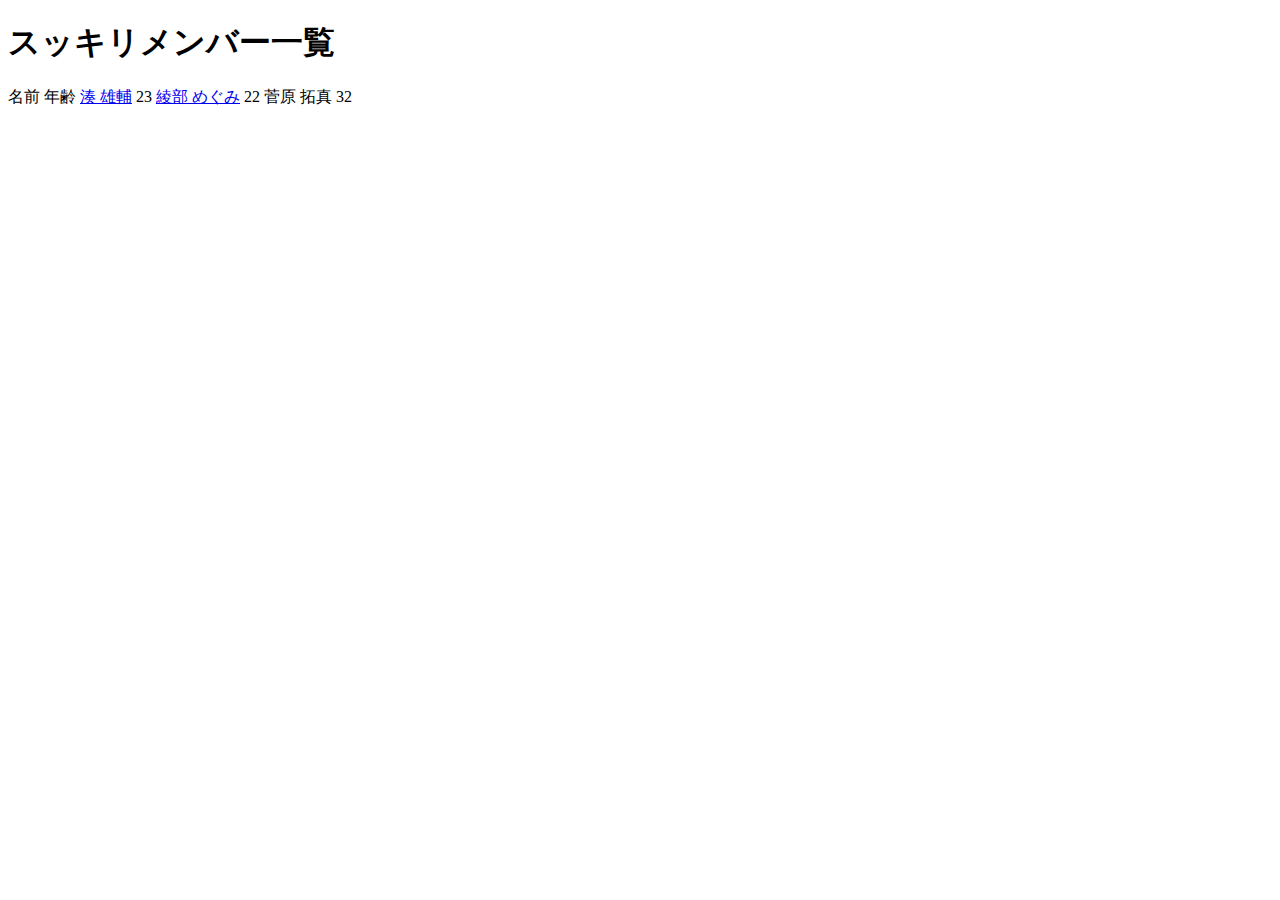
<file: web_pg/menberList/memberList.html>
<!DOCTYPE html>
<head>
	<meta charset = "UTF-8">
	<title>スッキリメンバーの紹介</title>
</head>
<body>
	<h1>スッキリメンバー一覧</h1
	<table border="1">
	<tr>
		<th>名前</th>
		<th>年齢</th>
	</tr>
		<td><a href="minato.html">湊 雄輔</a></td>
		<td>23</td>
	</tr>
		<td><a href="ayabe.html">綾部 めぐみ</a></td>
		<td>22</td>
	</tr>
	<tr>
		<td>菅原 拓真</td>
		<td>32</td>
	</tr>
	</table>
</head>
<body>
</file>
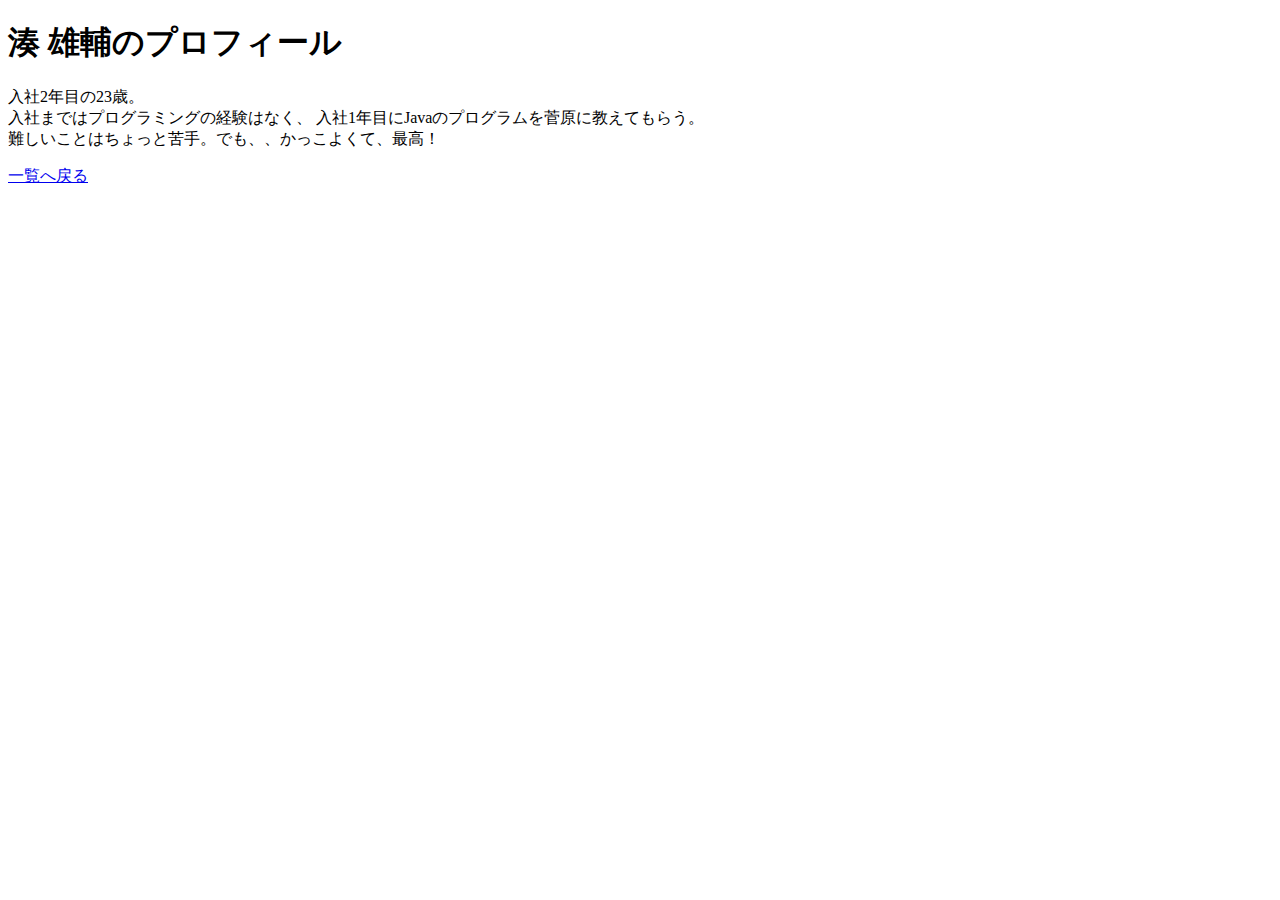
<file: web_pg/menberList/minato.html>
<!DOCTYPE html>
<html>
<head>
	<meta charset = "UTF-8">
	<title>スッキリメンバーの紹介</title>
</head>
<body>
<h1>湊 雄輔のプロフィール</h1>
<p>
入社2年目の23歳。<br>入社まではプログラミングの経験はなく、
入社1年目にJavaのプログラムを菅原に教えてもらう。<br>
難しいことはちょっと苦手。でも、、かっこよくて、最高！
</p>
<a href="memberList.html">一覧へ戻る</a>
</body>
</html>
</file>
<file: web_pg/cafe/css/style.css>
/* すべてのページに適用される設定 */
html {
  font-size: 16px;
  font-family: Meiryo;
}

* {
  box-sizing: border-box;
}

body {
  margin: 0 0 0 0;
}

p,
li,
td {
  line-height: 1.7;
}

a:link {
  color: #0099cc;
  text-decoration: none;
}

a:visited {
  color: #0099cc;
  text-decoration: none;
}

a:hover {
  color: #0099cc;
  text-decoration: underline;
}

a:active {
  color: #0099cc;
  text-decoration: underline;
}

img {
  max-width: 100%;
}

/* すべてのページに適用 - ヘッダー */
.header {
  padding-top: 40px;
  background-image: url(../images/stripe.png);
  background-repeat: repeat-x;
}

.logo {
  text-align: center;
}

.nav ul {
  margin: 30px 0 0 0;
  padding: 0;
  list-style-type: none;

  display: flex;
  justify-content: center;
  gap: 40px;
}

.nav a:link {
  color: #253958;
}

.nav a:visited {
  color: #253958;
}

.nav a:hover {
  text-decoration: none;
}

.nav a:active {
  text-decoration: none;
}

/* すべてのページに適用 - ヒーロー */
.hero {
  padding: 137px 0;
  background-repeat: no-repeat;
  background-position: center;
  background-size: cover;
  color: #ffffff;
  text-align: center;
}

.hero.index {
  padding: 287px 0;
  background-image: url(../images/home-hero.jpg);
}

.hero.access {
  background-image: url(../images/access-hero.jpg);
}

.hero.menu {
  background-image: url(../images/menu-hero.jpg);
}

.hero.contact {
  background-image: url(../images/contact-hero.jpg);
}

/* すべてのページに適用 - メイン */
main {
  margin: 90px auto 90px auto;
  max-width: 1000px;
}

main h2 {
  margin: 60px 0 20px 0;
  border-bottom: 2px solid #253958;
  padding: 0 0 5px 0;
  color: #253958;
  font-size: 1.3rem;
}

/* すべてのページに適用 - フッター */
.gotop {
  text-align: center;
}

.copyright {
  margin-top: 20px;
  margin-bottom: 0px;
  padding-top: 75px;
  padding-bottom: 75px;
  background-color: #253958;
  color: #ffffff;
  text-align: center;
}

/* 個別のスタイル */
/* index.html */
.logo-whale {
  text-align: center;
}

.shop-info {
  border-collapse: collapse;
}

.shop-info th,
.shop-info td {
  border: 1px solid #dbdbdb;
  padding: 20px;
}

.shop-info th {
  width: 112px;
  text-align: left;
  vertical-align: top;
}

/* menu.html */
.items {
  display: grid;
  grid-template-columns: 1fr 1fr 1fr;
  gap: 20px;
}

/* contact.html */
form {
  margin: 0 auto;
  max-width: 640px;
}
input[type="text"],
textarea {
  padding: 6px;
  width: 100%;
  font-size: 1rem;
}
textarea {
  height: 140px;
}

.submit {
  text-align: center;
}
input[type="submit"] {
  border: none;
  padding: 20px;
  width: 200px;
  background-color: #253958;
  color: #ffffff;
  font-size: 1rem;
}

/* モバイル対応 */
@media (max-width: 767px) {
  .nav ul {
    flex-wrap: wrap;
    gap: 20px;
  }
  main {
    padding: 0 4%;
  }

  /* index.html */
  .hero.index {
    padding: 28vh 0;
  }

  /* menu.html */
  .items {
    grid-template-columns: 1fr 1fr;
  }
}
</file>
